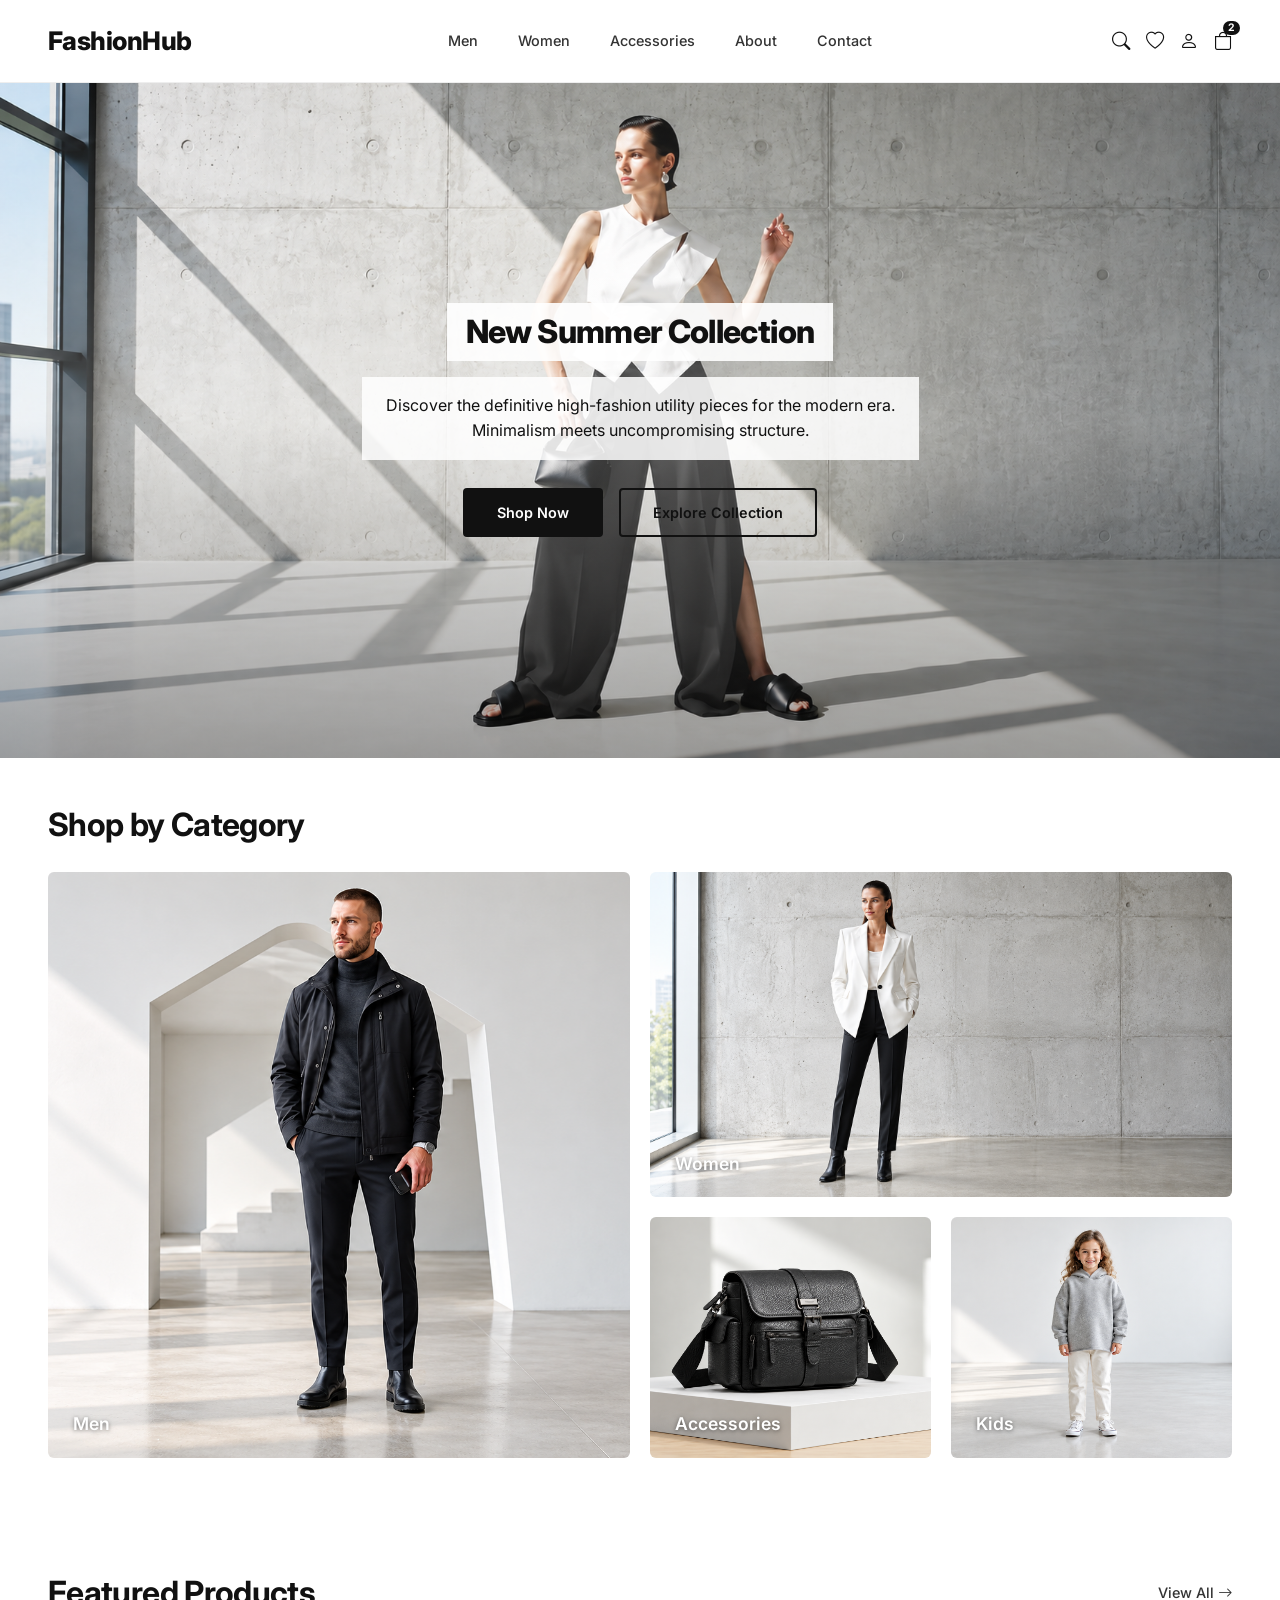
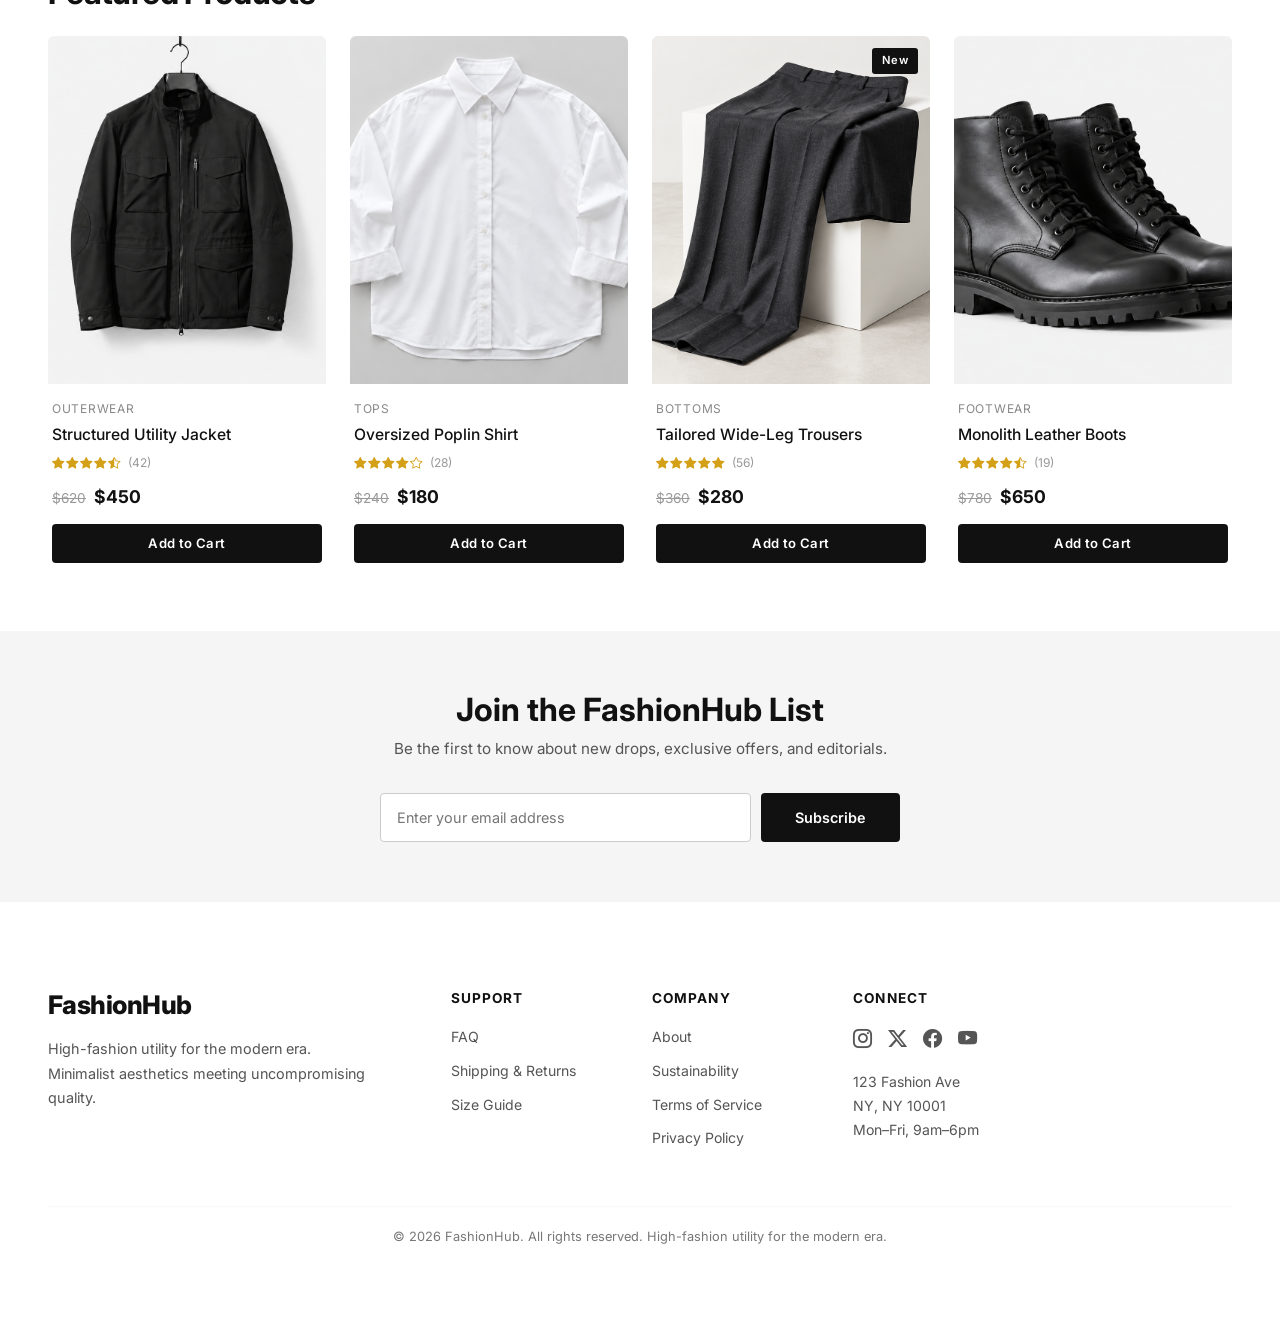
<file: Assignment-2/FashionHub/index.html>
<!DOCTYPE html>
<html lang="en">
<head>
  <meta charset="UTF-8" />
  <meta name="viewport" content="width=device-width, initial-scale=1.0" />
  <title>Fashion Hub</title>

  <!-- Bootstrap 5 CSS -->
  <link
    href="https://cdn.jsdelivr.net/npm/bootstrap@5.3.3/dist/css/bootstrap.min.css"
    rel="stylesheet"
  />

  <!-- Google Fonts -->
  <link rel="preconnect" href="https://fonts.googleapis.com" />
  <link rel="preconnect" href="https://fonts.gstatic.com" crossorigin />
  <link
    href="https://fonts.googleapis.com/css2?family=Inter:wght@300;400;500;600;700;800&display=swap"
    rel="stylesheet"
  />

  <!-- Bootstrap Icons -->
  <link
    rel="stylesheet"
    href="https://cdn.jsdelivr.net/npm/bootstrap-icons@1.11.3/font/bootstrap-icons.css"
  />

  <!-- Custom CSS -->
  <link rel="stylesheet" href="style.css" />
</head>
<body>

  <!-- ============================================================
       STICKY NAVIGATION
  ============================================================ -->
  <header class="sticky-top">
    <nav class="navbar navbar-expand-lg shopnest-navbar">
      <div class="container-fluid px-lg-5">
        <!-- Logo -->
        <a class="navbar-brand logo" href="#">FashionHub</a>

        <!-- Mobile toggle -->
        <button
          class="navbar-toggler"
          type="button"
          data-bs-toggle="collapse"
          data-bs-target="#mainNav"
        >
          <span class="navbar-toggler-icon"></span>
        </button>

        <!-- Nav links -->
        <div class="collapse navbar-collapse" id="mainNav">
          <ul class="navbar-nav mx-auto gap-lg-4">
            <li class="nav-item"><a class="nav-link" href="#categories">Men</a></li>
            <li class="nav-item"><a class="nav-link" href="#categories">Women</a></li>
            <li class="nav-item"><a class="nav-link" href="#categories">Accessories</a></li>
            <li class="nav-item"><a class="nav-link" href="#footer">About</a></li>
            <li class="nav-item"><a class="nav-link" href="#footer">Contact</a></li>
          </ul>

          <!-- Icons: search, wishlist, account, cart -->
          <div class="nav-icons d-flex align-items-center gap-3 mt-3 mt-lg-0">
            <i class="bi bi-search"></i>
            <i class="bi bi-heart"></i>
            <i class="bi bi-person"></i>
            <span class="cart-wrap">
              <i class="bi bi-bag"></i>
              <span class="cart-count">2</span>
            </span>
          </div>
        </div>

      </div>
    </nav>
  </header>

  <main>

    <!-- ============================================================
         HERO BANNER
    ============================================================ -->
    <section class="hero-section">
      <div class="hero-overlay"></div>
      <div class="hero-content">
        <h1 class="hero-title">New Summer Collection</h1>
        <p class="hero-subtitle">
          Discover the definitive high-fashion utility pieces for the modern era.<br />
          Minimalism meets uncompromising structure.
        </p>
        <div class="hero-buttons">
          <a href="#products" class="btn btn-dark-cta">Shop Now</a>
          <a href="#categories" class="btn btn-outline-cta">Explore Collection</a>
        </div>
      </div>
    </section>

    <!-- ============================================================
         CATEGORY SHOWCASE
    ============================================================ -->
    <section id="categories" class="container-fluid px-lg-5 py-5">
      <h2 class="section-heading">Shop by Category</h2>

      <div class="category-grid">

        <!-- LEFT: Men (tall, fills right column's height) -->
        <a href="#products" class="cat-tile cat-tall">
          <img src="image/category/Man.png" alt="Men" />
          <span class="cat-label">Men</span>
        </a>

        <!-- RIGHT: Women + small row -->
        <div class="cat-right">

          <!-- Women (top right) -->
          <a href="#products" class="cat-tile cat-wide">
            <img src="image/category/Women.png" alt="Women" />
            <span class="cat-label">Women</span>
          </a>

          <!-- Two small tiles -->
          <div class="cat-small-row">
            <a href="#products" class="cat-tile cat-small">
              <img src="image/category/Accessories.png" alt="Accessories" />
              <span class="cat-label">Accessories</span>
            </a>

            <a href="#products" class="cat-tile cat-small">
              <img src="image/category/kid.png" alt="Kids" />
              <span class="cat-label">Kids</span>
            </a>
          </div>

        </div>

      </div>
    </section>

    <!-- ============================================================
         FEATURED PRODUCTS
    ============================================================ -->
    <section id="products" class="container-fluid px-lg-5 py-5">
      <div class="d-flex justify-content-between align-items-center mb-4">
        <h2 class="section-heading mb-0">Featured Products</h2>
        <a href="#" class="view-all">View All <i class="bi bi-arrow-right"></i></a>
      </div>

      <div class="row g-4">

        <!-- Card 1 -->
        <div class="col-12 col-sm-6 col-lg-3">
          <article class="product-card">
            <div class="product-img-wrap">
              <img src="image/Products/Outerwear.png" alt="Structured Utility Jacket" />
            </div>
            <div class="product-info">
              <p class="product-cat">Outerwear</p>
              <h3 class="product-name">Structured Utility Jacket</h3>
              <div class="product-rating">
                <i class="bi bi-star-fill"></i><i class="bi bi-star-fill"></i>
                <i class="bi bi-star-fill"></i><i class="bi bi-star-fill"></i>
                <i class="bi bi-star-half"></i>
                <span class="rating-count">(42)</span>
              </div>
              <div class="product-pricing">
                <span class="price-old">$620</span>
                <span class="price-new">$450</span>
              </div>
              <button class="btn btn-add-cart w-100">Add to Cart</button>
            </div>
          </article>
        </div>

        <!-- Card 2 -->
        <div class="col-12 col-sm-6 col-lg-3">
          <article class="product-card">
            <div class="product-img-wrap">
              <img src="image/Products/Tops.png" alt="Oversized Poplin Shirt" />
            </div>
            <div class="product-info">
              <p class="product-cat">Tops</p>
              <h3 class="product-name">Oversized Poplin Shirt</h3>
              <div class="product-rating">
                <i class="bi bi-star-fill"></i><i class="bi bi-star-fill"></i>
                <i class="bi bi-star-fill"></i><i class="bi bi-star-fill"></i>
                <i class="bi bi-star"></i>
                <span class="rating-count">(28)</span>
              </div>
              <div class="product-pricing">
                <span class="price-old">$240</span>
                <span class="price-new">$180</span>
              </div>
              <button class="btn btn-add-cart w-100">Add to Cart</button>
            </div>
          </article>
        </div>

        <!-- Card 3 -->
        <div class="col-12 col-sm-6 col-lg-3">
          <article class="product-card">
            <div class="product-img-wrap">
              <img src="image/Products/Bottoms.png" alt="Tailored Wide-Leg Trousers" />
              <span class="badge-new">New</span>
            </div>
            <div class="product-info">
              <p class="product-cat">Bottoms</p>
              <h3 class="product-name">Tailored Wide-Leg Trousers</h3>
              <div class="product-rating">
                <i class="bi bi-star-fill"></i><i class="bi bi-star-fill"></i>
                <i class="bi bi-star-fill"></i><i class="bi bi-star-fill"></i>
                <i class="bi bi-star-fill"></i>
                <span class="rating-count">(56)</span>
              </div>
              <div class="product-pricing">
                <span class="price-old">$360</span>
                <span class="price-new">$280</span>
              </div>
              <button class="btn btn-add-cart w-100">Add to Cart</button>
            </div>
          </article>
        </div>

        <!-- Card 4 -->
        <div class="col-12 col-sm-6 col-lg-3">
          <article class="product-card">
            <div class="product-img-wrap">
              <img src="image/Products/Footwear.png" alt="Monolith Leather Boots" />
            </div>
            <div class="product-info">
              <p class="product-cat">Footwear</p>
              <h3 class="product-name">Monolith Leather Boots</h3>
              <div class="product-rating">
                <i class="bi bi-star-fill"></i><i class="bi bi-star-fill"></i>
                <i class="bi bi-star-fill"></i><i class="bi bi-star-fill"></i>
                <i class="bi bi-star-half"></i>
                <span class="rating-count">(19)</span>
              </div>
              <div class="product-pricing">
                <span class="price-old">$780</span>
                <span class="price-new">$650</span>
              </div>
              <button class="btn btn-add-cart w-100">Add to Cart</button>
            </div>
          </article>
        </div>

      </div>
    </section>

    <!-- ============================================================
         NEWSLETTER SIGNUP
    ============================================================ -->
    <section id="newsletter" class="newsletter-section">
      <div class="container text-center">
        <h2 class="newsletter-title">Join the FashionHub List</h2>
        <p class="newsletter-sub">
          Be the first to know about new drops, exclusive offers, and editorials.
        </p>
        <form class="newsletter-form" onsubmit="event.preventDefault();">
          <input
            type="email"
            class="newsletter-input"
            placeholder="Enter your email address"
            required
          />
          <button type="submit" class="btn btn-dark-cta">Subscribe</button>
        </form>
      </div>
    </section>

  </main>

  <!-- ============================================================
       FOOTER
  ============================================================ -->
  <footer id="footer" class="site-footer">
    <div class="container-fluid px-lg-5 py-5">
      <div class="row g-4">

        <!-- Brand col -->
        <div class="col-12 col-md-4">
          <h3 class="footer-logo">FashionHub</h3>
          <p class="footer-tagline">
            High-fashion utility for the modern era. Minimalist aesthetics
            meeting uncompromising quality.
          </p>
        </div>

        <!-- Support col -->
        <div class="col-6 col-md-2">
          <h4 class="footer-heading">Support</h4>
          <ul class="footer-links">
            <li><a href="#">FAQ</a></li>
            <li><a href="#">Shipping &amp; Returns</a></li>
            <li><a href="#">Size Guide</a></li>
          </ul>
        </div>

        <!-- Company col -->
        <div class="col-6 col-md-2">
          <h4 class="footer-heading">Company</h4>
          <ul class="footer-links">
            <li><a href="#about">About</a></li>
            <li><a href="#">Sustainability</a></li>
            <li><a href="#">Terms of Service</a></li>
            <li><a href="#">Privacy Policy</a></li>
          </ul>
        </div>

        <!-- Connect col -->
        <div class="col-12 col-md-4">
          <h4 class="footer-heading">Connect</h4>
          <div class="footer-social mb-3">
            <a href="#"><i class="bi bi-instagram"></i></a>
            <a href="#"><i class="bi bi-twitter-x"></i></a>
            <a href="#"><i class="bi bi-facebook"></i></a>
            <a href="#"><i class="bi bi-youtube"></i></a>
          </div>
          <address class="footer-address">
            123 Fashion Ave<br />
            NY, NY 10001<br />
            Mon–Fri, 9am–6pm
          </address>
        </div>

      </div>

      <hr class="footer-divider" />

      <p class="footer-copy">
        &copy; 2026 FashionHub. All rights reserved. High-fashion utility for the
        modern era.
      </p>
    </div>
  </footer>

  <!-- Bootstrap JS (for mobile navbar toggle) -->
  <script src="https://cdn.jsdelivr.net/npm/bootstrap@5.3.3/dist/js/bootstrap.bundle.min.js"></script>
</body>
</html>
</file>
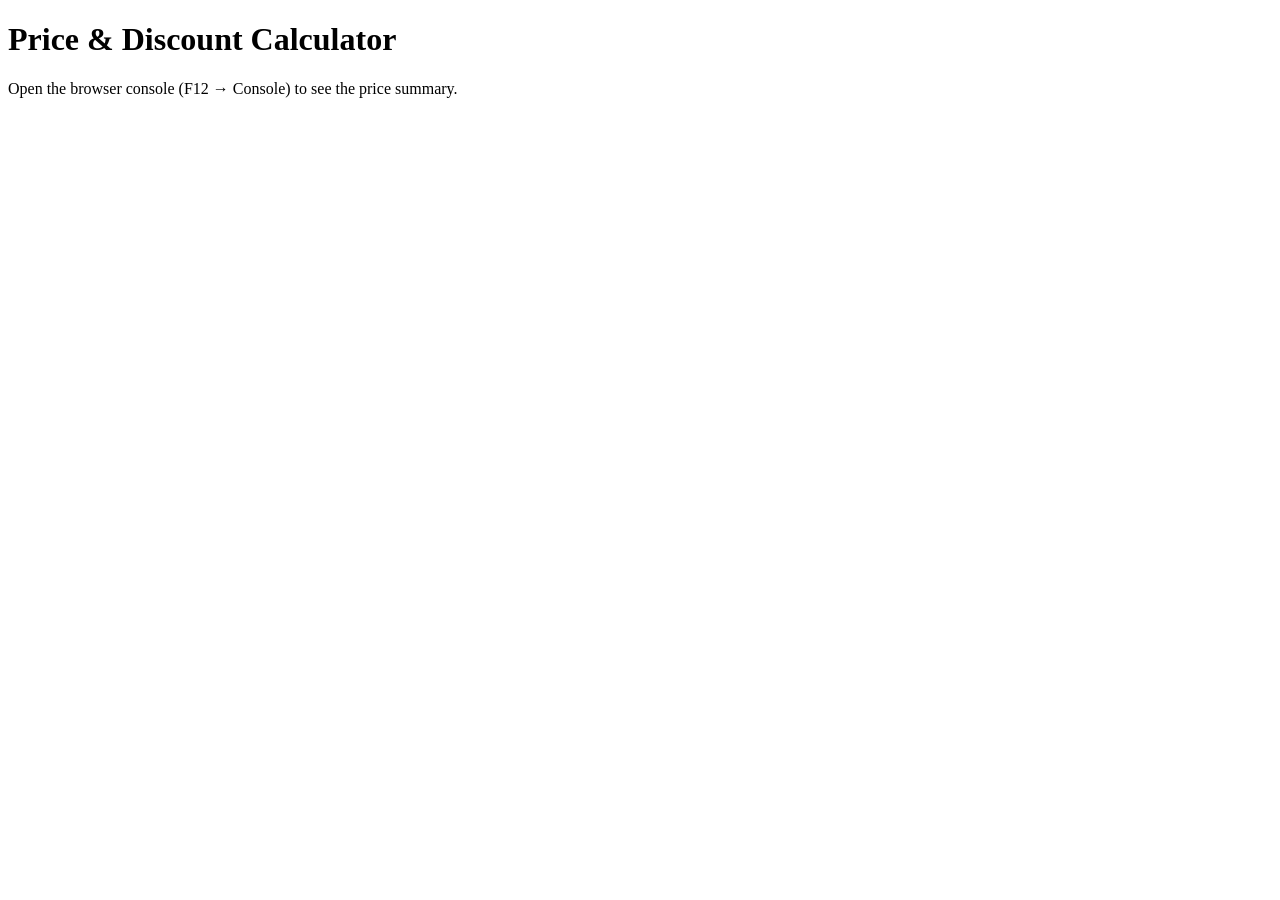
<file: Assignment-2/price-discount-calculator/index.html>
<!DOCTYPE html>
<html lang="en">
<head>
  <meta charset="UTF-8" />
  <meta name="viewport" content="width=device-width, initial-scale=1.0" />
  <title>Price &amp; Discount Calculator</title>
</head>
<body>

  <h1>Price &amp; Discount Calculator</h1>
  <p>Open the browser console (F12 → Console) to see the price summary.</p>

  <!-- JavaScript file -->
  <script src="script.js"></script>

</body>
</html>
</file>
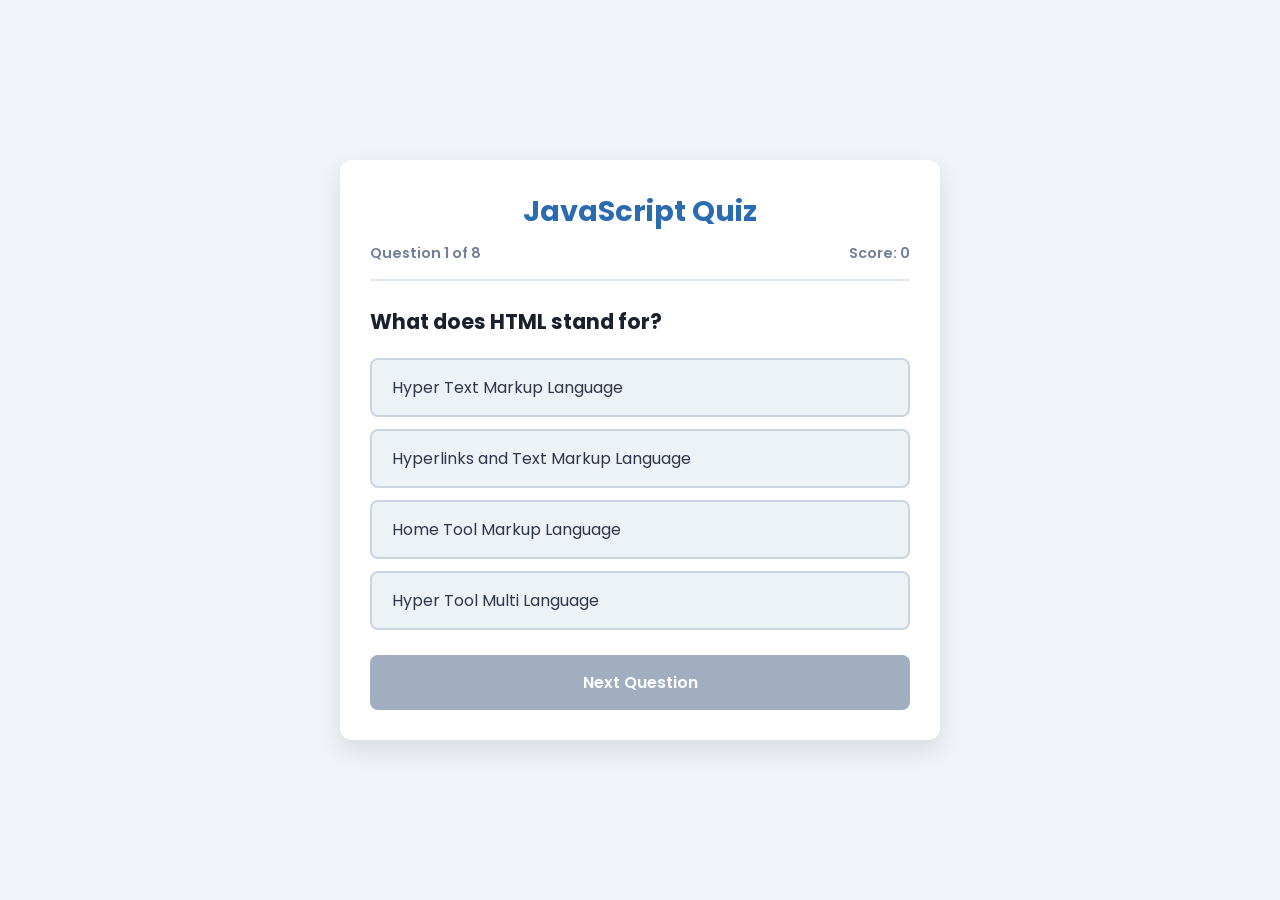
<file: Assignment-3/Interactive JavaScript Quiz App/index.html>
<!DOCTYPE html>
<html lang="en">
<head>
  <meta charset="UTF-8" />
  <meta name="viewport" content="width=device-width, initial-scale=1.0" />
  <title>JavaScript Quiz App</title>
  <!-- Google Fonts -->
  <link href="https://fonts.googleapis.com/css2?family=Poppins:wght@400;600;700&display=swap" rel="stylesheet" />
  <!-- External CSS -->
  <link rel="stylesheet" href="style.css" />
</head>
<body>

  <main class="quiz-container">
    <!-- Header section (shows question number and score) -->
    <header class="quiz-header">
      <h1>JavaScript Quiz</h1>
      <div class="quiz-status">
        <span id="question-counter">Question 1 of 8</span>
        <span id="score-display">Score: 0</span>
      </div>
    </header>

    <!-- Quiz content area -->
    <section id="quiz-area">
      <h2 id="question-text">Loading question...</h2>
      <div id="options-container" class="options-grid">
        <!-- Option buttons will be injected here via JavaScript -->
      </div>
      
      <button id="next-btn" class="btn btn-next" disabled>Next Question</button>
    </section>

    <!-- Final score screen (hidden by default) -->
    <section id="result-screen" class="hidden">
      <h2>Quiz Completed!</h2>
      <p id="final-score-text"></p>
      <p id="feedback-text"></p>
      <button id="restart-btn" class="btn btn-restart">Restart Quiz</button>
    </section>
  </main>

  <!-- External JavaScript -->
  <script src="script.js"></script>
</body>
</html>
</file>
<file: Assignment-2/FashionHub/style.css>
/* ==========================================================
   RESET & BASE
========================================================== */
* {
  margin: 0;
  padding: 0;
  box-sizing: border-box;
}

html { scroll-behavior: smooth; }

body {
  font-family: 'Inter', system-ui, sans-serif;
  background-color: #ffffff;
  color: #111;
  line-height: 1.55;
  -webkit-font-smoothing: antialiased;
}

img { max-width: 100%; display: block; }
a   { text-decoration: none; color: inherit; }
ul  { list-style: none; padding-left: 0; }

/* ==========================================================
   NAVBAR
========================================================== */
.shopnest-navbar {
  background-color: #ffffff;
  border-bottom: 1px solid #eee;
  padding-top: 1rem;
  padding-bottom: 1rem;
  z-index: 1030;
}

.logo {
  font-size: 1.6rem;
  font-weight: 800;
  letter-spacing: -0.02em;
  color: #111;
}
.logo:hover { color: #111; }

.shopnest-navbar .nav-link {
  font-size: 0.9rem;
  font-weight: 500;
  color: #333;
  padding: 0.4rem 0.2rem;
  transition: color 0.2s;
}
.shopnest-navbar .nav-link:hover { color: #000; }

.nav-icons i {
  font-size: 1.15rem;
  cursor: pointer;
  color: #111;
  transition: transform 0.2s;
}
.nav-icons i:hover { transform: scale(1.12); }

.cart-wrap { position: relative; }
.cart-count {
  position: absolute;
  top: -6px;
  right: -8px;
  background: #111;
  color: #fff;
  font-size: 0.65rem;
  font-weight: 700;
  border-radius: 999px;
  padding: 1px 5px;
  line-height: 1.2;
}

/* ==========================================================
   HERO
========================================================== */
.hero-section {
  position: relative;
  min-height: 75vh;
  background-image: url('image/hero.png');
  background-size: cover;
  background-position: center;
  display: flex;
  align-items: center;
  justify-content: center;
  text-align: center;
  padding: 80px 20px;
}

.hero-overlay {
  position: absolute;
  inset: 0;
  background: linear-gradient(
    to bottom,
    rgba(255, 255, 255, 0.05) 0%,
    rgba(255, 255, 255, 0.25) 50%,
    rgba(0, 0, 0, 0.35) 100%
  );
}

.hero-content {
  position: relative;
  z-index: 2;
  max-width: 760px;
}

.hero-title {
  font-size: 2rem;
  font-weight: 800;
  letter-spacing: -0.02em;
  color: #111;
  background: rgba(255, 255, 255, 0.9);
  display: inline-block;
  padding: 0.35em 0.6em;
  margin-bottom: 1rem;
  line-height: 1.1;
}

.hero-subtitle {
  font-size: 1;
  color: #111;
  background: rgba(255, 255, 255, 0.85);
  display: inline-block;
  padding: 1rem 1.5rem;
  line-height: 1.6;
  margin-bottom: 1.75rem;
  max-width: 620px;
}

.hero-buttons {
  display: flex;
  gap: 1rem;
  justify-content: center;
  flex-wrap: wrap;
}

.btn-dark-cta {
  background-color: #111;
  color: #fff;
  border: 2px solid #111;
  padding: 0.75rem 2rem;
  font-weight: 600;
  font-size: 0.9rem;
  border-radius: 4px;
  transition: all 0.25s;
}
.btn-dark-cta:hover {
  background-color: #333;
  border-color: #333;
  color: #fff;
}

.btn-outline-cta {
  background-color: transparent;
  color: #111;
  border: 2px solid #111;
  padding: 0.75rem 2rem;
  font-weight: 600;
  font-size: 0.9rem;
  border-radius: 4px;
  transition: all 0.25s;
}
.btn-outline-cta:hover {
  background-color: #111;
  color: #fff;
}

/* ==========================================================
   SECTION HEADINGS
========================================================== */
.section-heading {
  font-size: clamp(1.5rem, 2.5vw, 2rem);
  font-weight: 700;
  letter-spacing: -0.02em;
  color: #111;
  margin-bottom: 1.75rem;
}

.view-all {
  font-size: 0.9rem;
  font-weight: 500;
  color: #333;
}
.view-all:hover { color: #000; text-decoration: underline; }

/* ==========================================================
   CATEGORY SHOWCASE
========================================================== */
.category-grid {
  display: grid;
  grid-template-columns: 1fr 1fr;
  gap: 20px;
  margin-bottom: 20px;
  align-items: stretch;
}

.cat-tile {
  position: relative;
  overflow: hidden;
  border-radius: 6px;
  display: block;
  background: #f2f2f2;
  min-height: 0;
}

.cat-tile img {
  width: 100%;
  height: 100%;
  object-fit: cover;
  object-position: center;
  transition: transform 0.5s ease;
}
.cat-tile:hover img { transform: scale(1.05); }

.cat-label {
  position: absolute;
  bottom: 20px;
  left: 25px;
  color: #fff;
  font-size: 1.1rem;
  font-weight: 600;
  text-shadow: 0 1px 4px rgba(0, 0, 0, 0.5);
}

/* Men tile — fills the left grid cell */
.cat-tall {
  height: 100%;
}

/* Right column — Women on top, small row below */
.cat-right {
  display: grid;
  grid-template-rows: 1.35fr 1fr;
  gap: 20px;
}

/* Two small tiles row */
.cat-small-row {
  display: grid;
  grid-template-columns: 1fr 1fr;
  gap: 20px;
}

/* ==========================================================
   PRODUCT CARDS
========================================================== */
.product-card {
  background: #fff;
  border-radius: 6px;
  overflow: hidden;
  display: flex;
  flex-direction: column;
  height: 100%;
  transition: transform 0.25s ease, box-shadow 0.25s ease;
}
.product-card:hover {
  transform: translateY(-4px);
  box-shadow: 0 12px 28px rgba(0, 0, 0, 0.08);
}

.product-img-wrap {
  position: relative;
  background: #f7f7f7;
  overflow: hidden;
  aspect-ratio: 4 / 5;
}
.product-img-wrap img {
  width: 100%;
  height: 100%;
  object-fit: cover;
  transition: transform 0.5s ease;
}
.product-card:hover .product-img-wrap img { transform: scale(1.05); }

.badge-new {
  position: absolute;
  top: 12px;
  right: 12px;
  background: #111;
  color: #fff;
  font-size: 0.7rem;
  font-weight: 600;
  padding: 4px 10px;
  border-radius: 3px;
  letter-spacing: 0.03em;
}

.product-info {
  padding: 16px 4px 20px;
  display: flex;
  flex-direction: column;
  flex-grow: 1;
}

.product-cat {
  font-size: 0.75rem;
  color: #888;
  text-transform: uppercase;
  letter-spacing: 0.06em;
  margin-bottom: 6px;
}

.product-name {
  font-size: 0.98rem;
  font-weight: 500;
  color: #111;
  margin-bottom: 8px;
  line-height: 1.35;
}

.product-rating {
  color: #111;
  font-size: 0.78rem;
  margin-bottom: 10px;
  display: flex;
  align-items: center;
  gap: 2px;
}
.product-rating .bi-star,
.product-rating .bi-star-half,
.product-rating .bi-star-fill { color: #d4a017; }

.rating-count {
  color: #999;
  font-size: 0.75rem;
  margin-left: 6px;
}

.product-pricing {
  display: flex;
  align-items: baseline;
  gap: 8px;
  margin-bottom: 14px;
}

.price-old {
  text-decoration: line-through;
  color: #999;
  font-size: 0.85rem;
}

.price-new {
  font-size: 1.1rem;
  font-weight: 700;
  color: #111;
}

.btn-add-cart {
  background-color: #111;
  color: #fff;
  border: none;
  font-size: 0.82rem;
  font-weight: 600;
  padding: 0.6rem 1rem;
  border-radius: 4px;
  letter-spacing: 0.03em;
  transition: background 0.2s;
  margin-top: auto;
}
.btn-add-cart:hover {
  background-color: #333;
  color: #fff;
}

/* ==========================================================
   NEWSLETTER
========================================================== */
.newsletter-section {
  background-color: #f5f5f5;
  padding: 60px 20px;
  margin-top: 0;
}

.newsletter-title {
  font-size: clamp(1.5rem, 2.5vw, 2rem);
  font-weight: 700;
  margin-bottom: 0.5rem;
  color: #111;
}

.newsletter-sub {
  color: #555;
  margin-bottom: 2rem;
  font-size: 0.95rem;
}

.newsletter-form {
  display: flex;
  gap: 10px;
  max-width: 520px;
  margin: 0 auto;
  flex-wrap: wrap;
  justify-content: center;
}

.newsletter-input {
  flex: 1 1 260px;
  padding: 0.75rem 1rem;
  border: 1px solid #ccc;
  border-radius: 4px;
  font-size: 0.9rem;
  font-family: inherit;
}
.newsletter-input:focus {
  outline: none;
  border-color: #111;
}

/* ==========================================================
   FOOTER
========================================================== */
.site-footer {
  background-color: #ffffff;
  color: #111;
  padding-top: 40px;
}

.footer-logo {
  font-size: 1.6rem;
  font-weight: 800;
  color: #111;
  margin-bottom: 1rem;
  letter-spacing: -0.02em;
}

.footer-tagline {
  color: #555;
  font-size: 0.9rem;
  line-height: 1.7;
  max-width: 320px;
}

.footer-heading {
  font-size: 0.85rem;
  font-weight: 700;
  text-transform: uppercase;
  letter-spacing: 0.08em;
  color: #111;
  margin-bottom: 1.1rem;
}

.footer-links li { margin-bottom: 0.55rem; }
.footer-links a {
  color: #555;
  font-size: 0.88rem;
  transition: color 0.2s;
}
.footer-links a:hover { color: #111; }

.footer-social {
  display: flex;
  gap: 1rem;
}
.footer-social a {
  color: #555;
  font-size: 1.2rem;
  transition: color 0.2s;
}
.footer-social a:hover { color: #111; }

.footer-address {
  color: #555;
  font-size: 0.88rem;
  font-style: normal;
  line-height: 1.7;
  margin: 0;
}

.footer-divider {
  border-color: #e5e5e5;
  margin: 40px 0 20px;
}

.footer-copy {
  color: #777;
  font-size: 0.8rem;
  text-align: center;
  padding-bottom: 20px;
}

/* ==========================================================
   RESPONSIVE — TABLET
========================================================== */
@media (max-width: 991.98px) {
  .hero-section { min-height: 60vh; }
  .hero-title { font-size: 1.7rem; }

  /* Stack category grid into one column */
  .category-grid {
    grid-template-columns: 1fr;
  }

  /* Men tile becomes landscape when stacked */
  .cat-tall {
    aspect-ratio: 16 / 9;
    height: auto;
  }

  /* Right column keeps its proportion */
  .cat-right {
    grid-template-rows: 1.35fr 1fr;
  }

  .shopnest-navbar .nav-link { padding: 0.5rem 0; }
  .nav-icons { padding-bottom: 0.5rem; }
}

/* ==========================================================
   RESPONSIVE — MOBILE
========================================================== */
@media (max-width: 575.98px) {
  .hero-section { min-height: 55vh; padding: 60px 16px; }
  .hero-title { font-size: 1.7rem; padding: 0.3em 0.45em; }
  .hero-subtitle { font-size: 0.85rem; padding: 0.75rem 1rem; }
  .btn-dark-cta, .btn-outline-cta { padding: 0.65rem 1.4rem; font-size: 0.82rem; }

  .section-heading { font-size: 1.3rem; }

  /* Categories stack cleanly on phones */
  .category-grid { grid-template-columns: 1fr; gap: 14px; }
  .cat-tall { aspect-ratio: 16 / 9; height: auto; }
  .cat-right { grid-template-rows: 1.2fr 1fr; gap: 14px; }
  .cat-small-row { grid-template-columns: 1fr 1fr; gap: 14px; }
  .cat-label { font-size: 0.95rem; bottom: 14px; left: 16px; }

  .newsletter-section { padding: 40px 16px; }
  .footer-tagline { max-width: 100%; }
}
</file>
<file: Assignment-3/Interactive JavaScript Quiz App/style.css>
/* ==========================================================
   RESET & BASE
========================================================== */
* {
  margin: 0;
  padding: 0;
  box-sizing: border-box;
}

body {
  font-family: 'Poppins', sans-serif;
  background-color: #f0f4f8;
  color: #2d3748;
  display: flex;
  justify-content: center;
  align-items: center;
  min-height: 100vh;
  padding: 20px;
}

.hidden {
  display: none !important;
}

/* ==========================================================
   QUIZ CONTAINER
========================================================== */
.quiz-container {
  background-color: #ffffff;
  width: 100%;
  max-width: 600px;
  padding: 30px;
  border-radius: 12px;
  box-shadow: 0 10px 25px rgba(0, 0, 0, 0.1);
}

.quiz-header {
  text-align: center;
  margin-bottom: 25px;
  padding-bottom: 15px;
  border-bottom: 2px solid #e2e8f0;
}

.quiz-header h1 {
  color: #2b6cb0;
  margin-bottom: 10px;
  font-size: 1.8rem;
}

.quiz-status {
  display: flex;
  justify-content: space-between;
  font-weight: 600;
  color: #718096;
  font-size: 0.9rem;
}

/* ==========================================================
   QUESTION & OPTIONS
========================================================== */
#question-text {
  font-size: 1.3rem;
  margin-bottom: 20px;
  line-height: 1.5;
  color: #1a202c;
}

.options-grid {
  display: flex;
  flex-direction: column;
  gap: 12px;
  margin-bottom: 25px;
}

/* Option Buttons */
.option-btn {
  background-color: #edf2f7;
  border: 2px solid #cbd5e0;
  color: #2d3748;
  padding: 15px 20px;
  font-size: 1rem;
  font-family: inherit;
  text-align: left;
  border-radius: 8px;
  cursor: pointer;
  transition: all 0.2s ease;
}

.option-btn:hover:not(:disabled) {
  background-color: #e2e8f0;
  border-color: #a0aec0;
}

/* Feedback states */
.option-btn.correct {
  background-color: #c6f6d5;
  border-color: #48bb78;
  color: #22543d;
  font-weight: 600;
}

.option-btn.wrong {
  background-color: #fed7d7;
  border-color: #f56565;
  color: #742a2a;
  font-weight: 600;
}

.option-btn:disabled {
  cursor: not-allowed;
}

/* ==========================================================
   BUTTONS
========================================================== */
.btn {
  width: 100%;
  padding: 15px;
  font-size: 1rem;
  font-family: inherit;
  font-weight: 600;
  color: #ffffff;
  background-color: #2b6cb0;
  border: none;
  border-radius: 8px;
  cursor: pointer;
  transition: background-color 0.2s ease;
}

.btn:hover:not(:disabled) {
  background-color: #2c5282;
}

.btn:disabled {
  background-color: #a0aec0;
  cursor: not-allowed;
}

.btn-restart {
  background-color: #38a169;
  margin-top: 20px;
}
.btn-restart:hover {
  background-color: #2f855a;
}

/* ==========================================================
   RESULT SCREEN
========================================================== */
#result-screen {
  text-align: center;
  padding: 20px 0;
}

#result-screen h2 {
  color: #2b6cb0;
  margin-bottom: 20px;
}

#final-score-text {
  font-size: 1.5rem;
  font-weight: 700;
  margin-bottom: 15px;
}

#feedback-text {
  font-size: 1.1rem;
  color: #4a5568;
  margin-bottom: 20px;
  line-height: 1.6;
}
</file>
